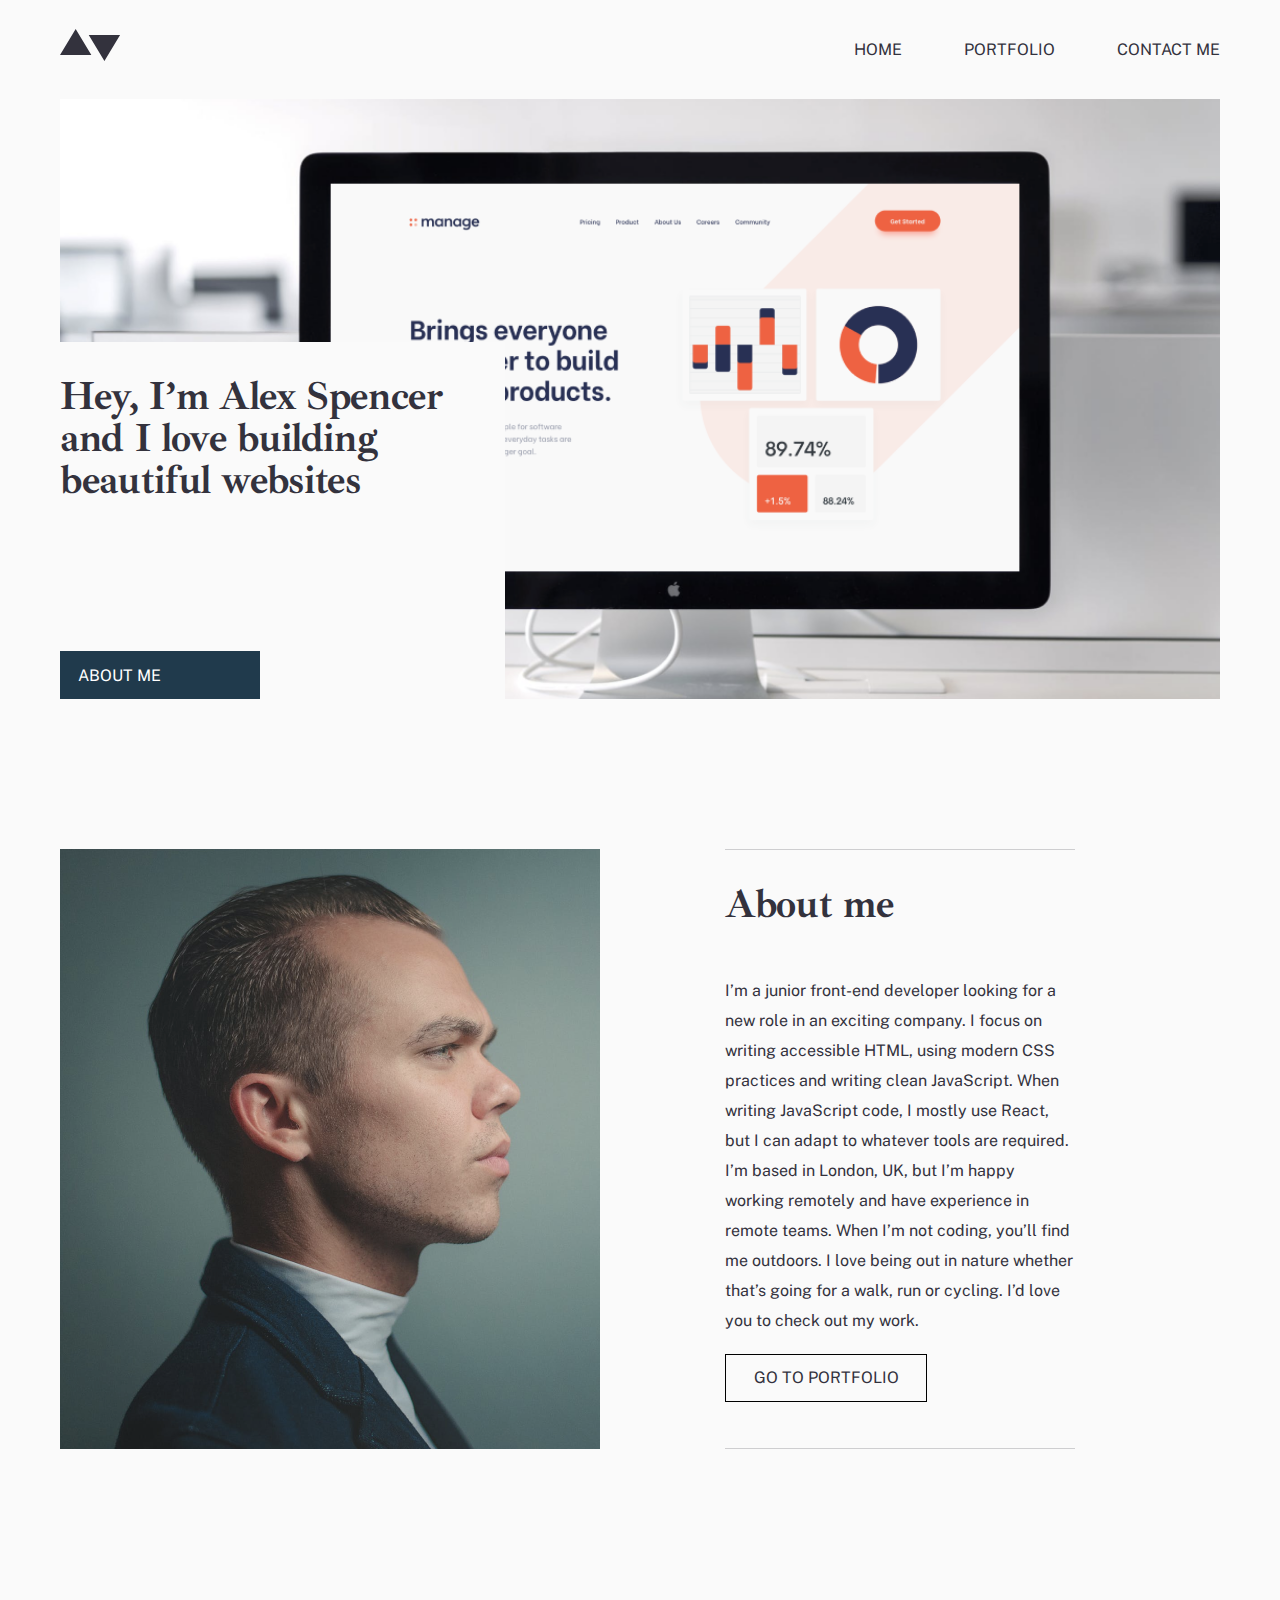
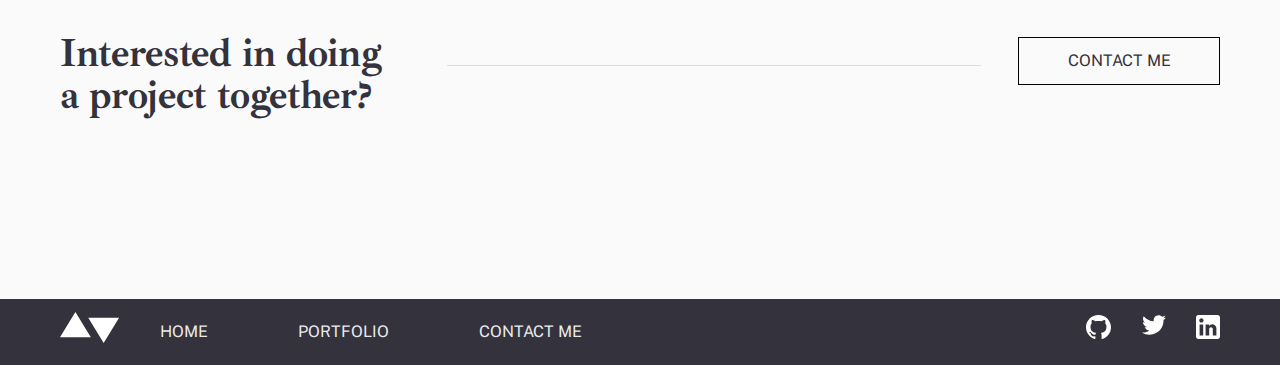
<file: index.html>
<!DOCTYPE html>
<html lang="en">

<head>
   <meta charset="UTF-8">
   <meta http-equiv="X-UA-Compatible" content="IE=edge">
   <meta name="viewport" content="width=device-width, initial-scale=1.0">
   <title>exam 2</title>
   <!-- bs icons -->
   <link rel="stylesheet" href="https://cdn.jsdelivr.net/npm/bootstrap-icons@1.9.1/font/bootstrap-icons.css">
   <!-- main css -->
   <link rel="stylesheet" href="./css/style.min.css">
</head>




<body>

   <header>

      <div class="container">
         <nav class="nav">
            <a href="#"><img src="./images/Combined Shape.svg" alt="logo" class="nav__logo"></a>

            <ul class="nav__ul">

               <li class="nav__ul--list"><a href="./index.html" class="nav__ul--list-link">home</a></li>
               <li class="nav__ul--list"><a href="./portfolio.html" class="nav__ul--list-link">portfolio</a></li>
               <li class="nav__ul--list"><a href="#" class="nav__ul--list-link">contact me</a></li>
            </ul>

            <i class="bi bi-list menu"></i>

         </nav>
      </div>
   </header>

   <!-- header section edn -->

   <!-- main -->

   <main>
      <h1 class="visually-hidden">Minimalist portfolio website</h1>
      <section class="intro">
         <div class="container">
            <div class="intro__wrapper">
               <div class="intro__wrapper--box">
                  <h2>Hey, I’m Alex Spencer and I love building beautiful websites</h2>
                  <a href="#" class="intro__wrapper--box-btn">
                     About me
                  </a>
               </div>
            </div>
         </div>
      </section>

      <section class="hero">
         <div class="container">
            <div class="hero__wrapper">
               <picture>
                  <source  media="(max-width : 375px)" srcset="./images/Bitmap_man2.jpg">
                  <source media="(max-width : 576px)" srcset="./images/Bitmap_man.png">
                  <source media="(max-width : 768px)" srcset="./images/Bitmap_man2.jpg">
                  <img class="man" src="./images/Bitmap_man.png" alt="man" style="width:auto;">
               </picture>
               <div class="hero__wrapper--box">
                  <h2>About me</h2>
                  <p>
                     I’m a junior front-end developer looking for a new role in an exciting company. I focus on writing
                     accessible HTML, using modern CSS practices and writing clean JavaScript. When writing JavaScript
                     code, I mostly use React, but I can adapt to whatever tools are required. I’m based in London, UK,
                     but
                     I’m happy working remotely and have experience in remote teams. When I’m not coding, you’ll find me
                     outdoors. I love being out in nature whether that’s going for a walk, run or cycling. I’d love you
                     to
                     check out my work.
                  </p>
                  <a href="./portfolio.html" class="hero__wrapper--box-btn">
                     go to portfolio
                  </a>
               </div>
            </div>
         </div>
      </section>

   </main>
   <!-- main end -->

   <!-- footer -->

   <footer>
      <div class="container">
         <div class="footer__top">
            <h2 class="footer__top--text">Interested in doing a project together?</h2>
            <span class="footer__top--line">

            </span>

            <a href="#" class="footer__top--btn">
               contact me
            </a>

         </div>

      </div>
      <div class="footer__bottom">
         <div class="container">
            <div class="footer__bottom--wrapper">
               <div class="footer__bottom--left">

                  <div class="navigation">
                     <a href="#"><img src="./images/Combined Shape 2.svg" alt="logo" class="navigation__logo"></a>
   
                     <ul class="navigation__ul">
                        <li class="navigation__ul--list"><a href="#" class="navigation__ul--list-link">home</a></li>
                        <li class="navigation__ul--list"><a href="#" class="navigation__ul--list-link">portfolio</a></li>
                        <li class="navigation__ul--list"><a href="#" class="navigation__ul--list-link">contact me</a></li>
                     </ul>
   
                  </div>
               </div>
               <div class="footer__bottom--right">
                  <ul class="right__ul">
                     <li class="rigt__ul--list"><a href="#" class="right__ul--list-link"><img src="./images/git.svg"
                              alt="git hub" class="right__ul--li-list-img"></a></li>
                     <li class="rigt__ul--list"><a href="#" class="right__ul--list-link"><img src="./images/tvit.svg"
                              alt="twitter" class="right__ul--li-list-img"></a></li>
                     <li class="rigt__ul--list"><a href="#" class="right__ul--list-link"><img src="./images/linked.svg"
                              alt="linked in" class="right__ul--li-list-img"></a></li>
                  </ul>
               </div>
            </div>

         </div>


      </div>

   </footer>

   <!-- footer end -->
</body>

</html>
</file>
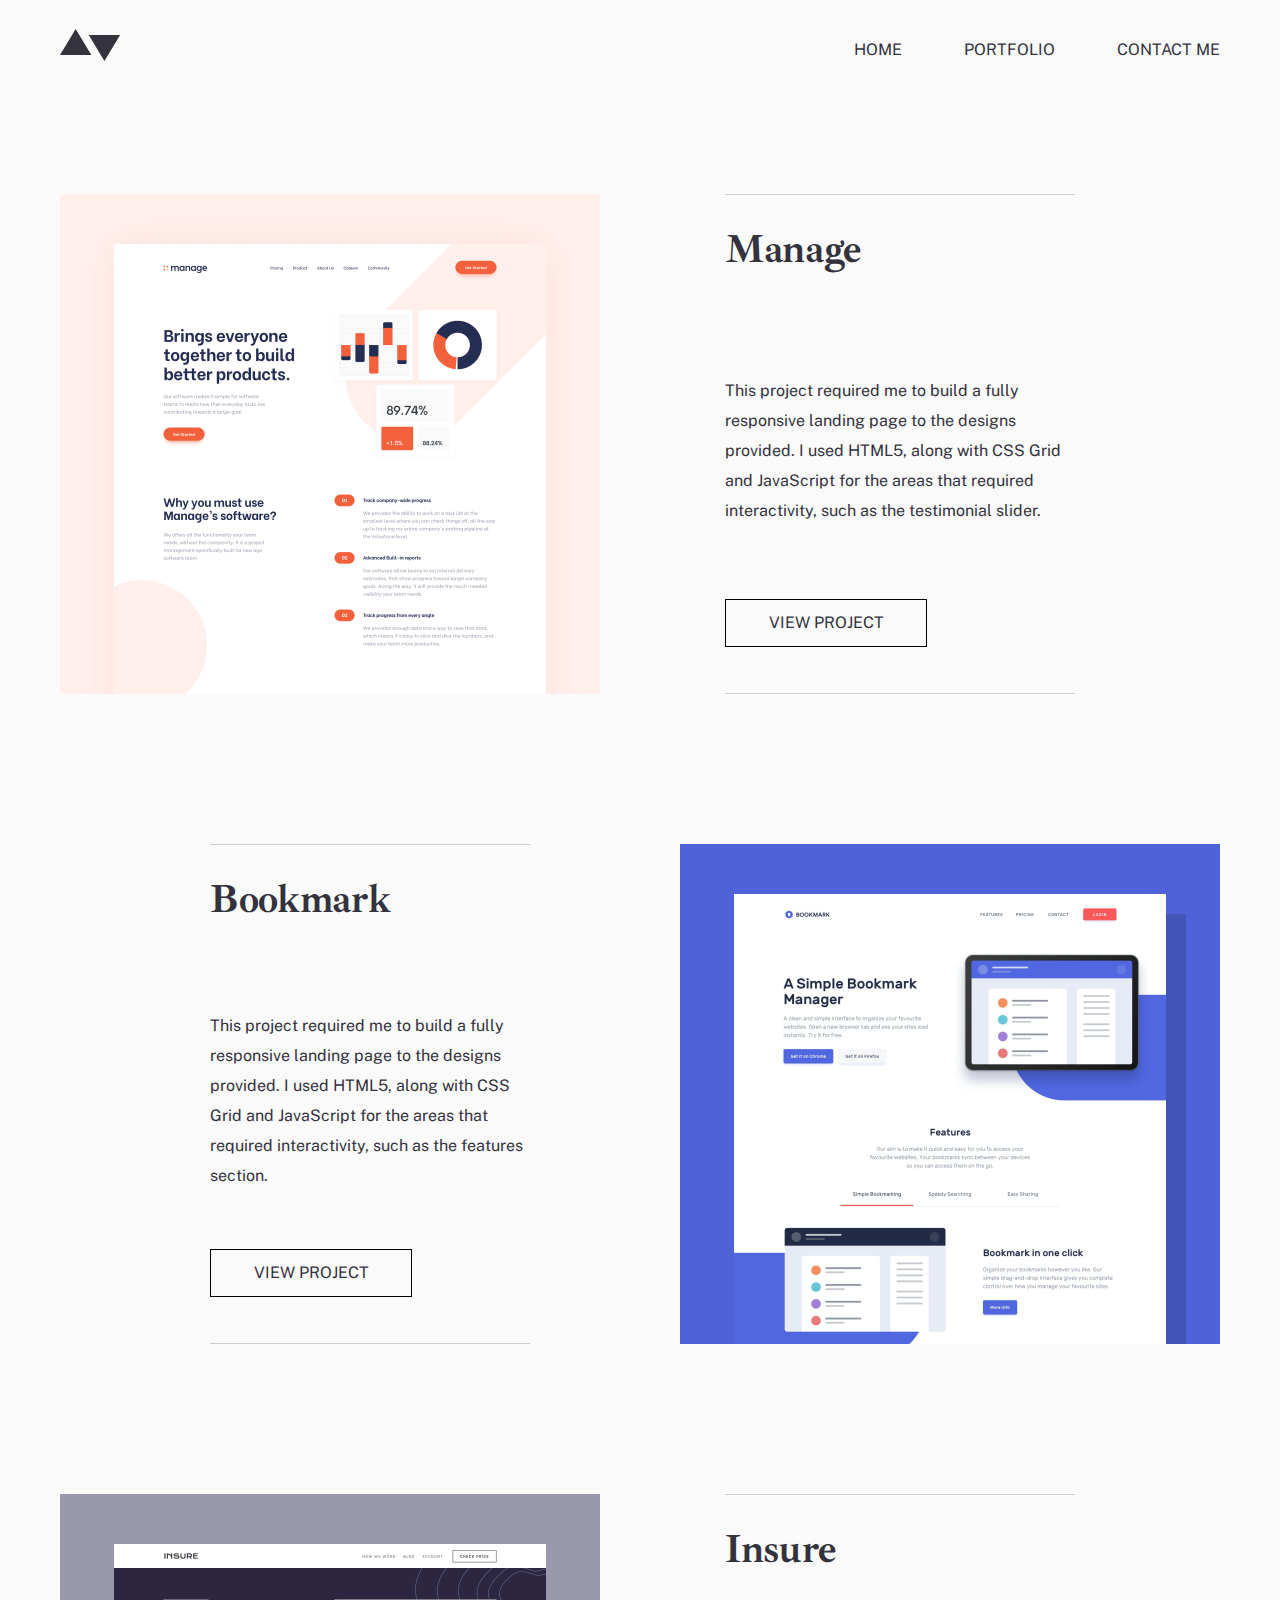
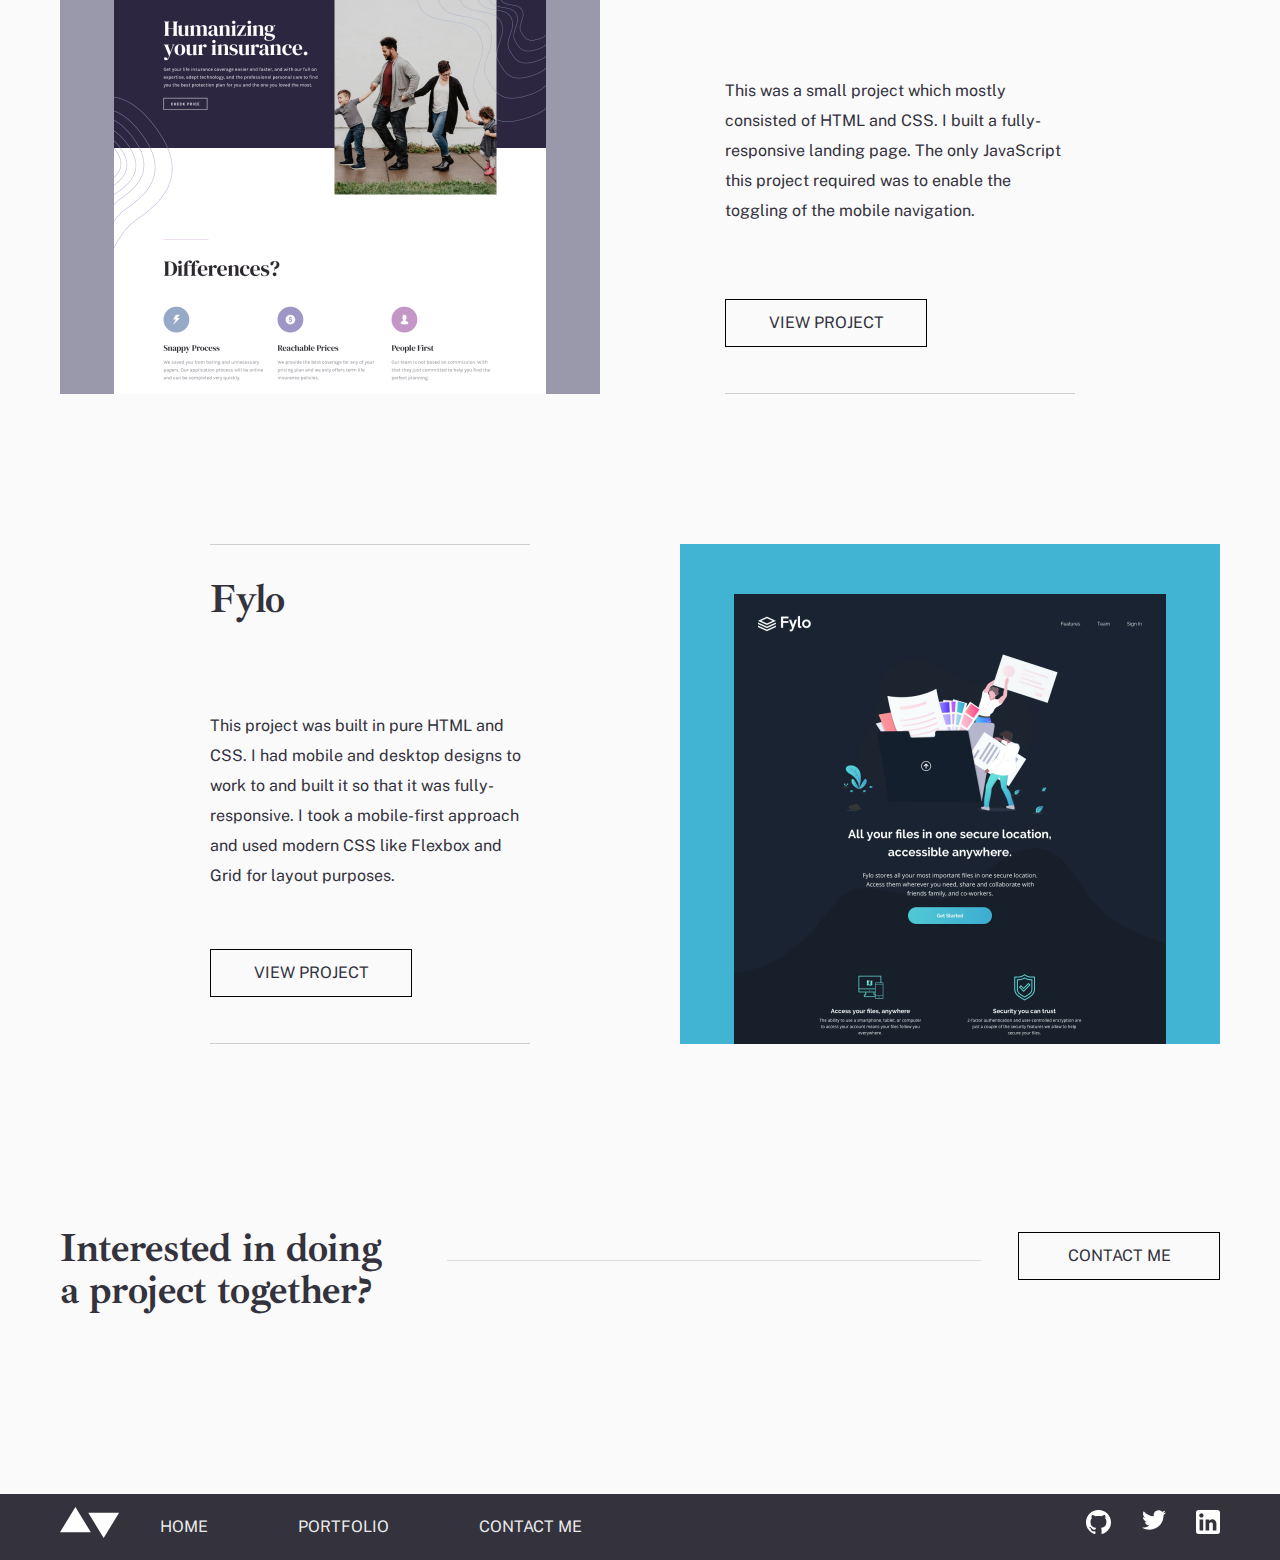
<file: portfolio.html>
<!DOCTYPE html>
<html lang="en">

<head>
    <meta charset="UTF-8">
    <meta http-equiv="X-UA-Compatible" content="IE=edge">
    <meta name="viewport" content="width=device-width, initial-scale=1.0">
    <title>Portfolio</title>
    <!-- bs icons -->
    <link rel="stylesheet" href="https://cdn.jsdelivr.net/npm/bootstrap-icons@1.9.1/font/bootstrap-icons.css">
    <!-- main css -->
    <link rel="stylesheet" href="./css/style.min.css">

</head>

<body>
    <!-- header  -->
    <header>

        <div class="container">
            <nav class="nav">
                <a href="#"><img src="./images/Combined Shape.svg" alt="logo" class="nav__logo"></a>

                <ul class="nav__ul">

                    <li class="nav__ul--list"><a href="./index.html" class="nav__ul--list-link">home</a></li>
                    <li class="nav__ul--list"><a href="./portfolio.html" class="nav__ul--list-link">portfolio</a></li>
                    <li class="nav__ul--list"><a href="#" class="nav__ul--list-link">contact me</a></li>
                </ul>

                <i class="bi bi-list menu"></i>

            </nav>
        </div>
    </header>

    <!-- header section edn -->

    <!-- main section -->

    <main>
        <section class="hero__portfolio">
            <div class="container">
                <div class="hero__portfolio__wrapper">
                    <img class="hero__portfolio__wrapper--img" src="./images/port_img1.jpg" alt="photo">
                    <div class="hero__portfolio__wrapper--box">
                        <h2>Manage</h2>
                        <p>
                            This project required me to build a fully responsive landing page to the designs provided. I
                            used HTML5, along with CSS Grid and JavaScript for the areas that required interactivity,
                            such as the testimonial slider.
                        </p>
                        <a href="#" class="hero__wrapper--box-btn">
                            view project
                        </a>
                    </div>
                </div>
            </div>
        </section>

        <section class="hero__portfolio">
            <div class="container">
                <div class="hero__portfolio__wrapper">


                    <div class="hero__portfolio__wrapper--box">
                        <h2>Bookmark</h2>
                        <p>
                            This project required me to build a fully responsive landing page to the designs provided. I
                            used HTML5, along with CSS Grid and JavaScript for the areas that required interactivity,
                            such as the features section.
                        </p>

                        <a href="#" class="hero__wrapper--box-btn">
                            view project
                        </a>
                    </div>
                    <img class="hero__portfolio__wrapper--img" src="./images/port_img2.jpg" alt="photo">
                </div>
            </div>
        </section>

        <section class="hero__portfolio">
            <div class="container">
                <div class="hero__portfolio__wrapper">
                    <img class="hero__portfolio__wrapper--img" src="./images/port_img3.jpg" alt="photo">
                    <div class="hero__portfolio__wrapper--box">
                        <h2>Insure</h2>
                        <p>
                            This was a small project which mostly consisted of HTML and CSS. I built a fully-responsive
                            landing page. The only JavaScript this project required was to enable the toggling of the
                            mobile navigation.
                        </p>
                        <a href="#" class="hero__wrapper--box-btn">
                            view project
                        </a>
                    </div>
                </div>
            </div>
        </section>

        <section class="hero__portfolio">
            <div class="container">
                <div class="hero__portfolio__wrapper">

                    <div class="hero__portfolio__wrapper--box">
                        <h2>Fylo</h2>
                        <p>
                            This project was built in pure HTML and CSS. I had mobile and desktop designs to work to and
                            built it so that it was fully-responsive. I took a mobile-first approach and used modern CSS
                            like Flexbox and Grid for layout purposes.
                        </p>
                        <a href="#" class="hero__wrapper--box-btn">
                            view project
                        </a>
                    </div>
                    <img class="hero__portfolio__wrapper--img" src="./images/port_img4.jpg" alt="photo">
                </div>
            </div>
        </section>

    </main>

    <!-- main end -->

    <!-- footer -->
    <footer>
        <div class="container">
           <div class="footer__top">
              <h2 class="footer__top--text">Interested in doing a project together?</h2>
              <span class="footer__top--line">
  
              </span>
  
              <a href="#" class="footer__top--btn">
                 contact me
              </a>
  
           </div>
  
        </div>
        <div class="footer__bottom">
           <div class="container">
              <div class="footer__bottom--wrapper">
                 <div class="footer__bottom--left">
  
                    <div class="navigation">
                       <a href="#"><img src="./images/Combined Shape 2.svg" alt="logo" class="navigation__logo"></a>
     
                       <ul class="navigation__ul">
                          <li class="navigation__ul--list"><a href="#" class="navigation__ul--list-link">home</a></li>
                          <li class="navigation__ul--list"><a href="#" class="navigation__ul--list-link">portfolio</a></li>
                          <li class="navigation__ul--list"><a href="#" class="navigation__ul--list-link">contact me</a></li>
                       </ul>
     
                    </div>
                 </div>
                 <div class="footer__bottom--right">
                    <ul class="right__ul">
                       <li class="rigt__ul--list"><a href="#" class="right__ul--list-link"><img src="./images/git.svg"
                                alt="git hub" class="right__ul--li-list-img"></a></li>
                       <li class="rigt__ul--list"><a href="#" class="right__ul--list-link"><img src="./images/tvit.svg"
                                alt="twitter" class="right__ul--li-list-img"></a></li>
                       <li class="rigt__ul--list"><a href="#" class="right__ul--list-link"><img src="./images/linked.svg"
                                alt="linked in" class="right__ul--li-list-img"></a></li>
                    </ul>
                 </div>
              </div>
  
           </div>
  
  
        </div>
  
     </footer>
     <!-- footer end -->

</body>

</html>
</file>
<file: css/style.min.css>
/*! normalize.css v8.0.1 | MIT License | github.com/necolas/normalize.css */html{line-height:1.15;-webkit-text-size-adjust:100%}body{margin:0}main{display:block}h1{font-size:2em;margin:.67em 0}hr{box-sizing:content-box;height:0;overflow:visible}pre{font-family:monospace,monospace;font-size:1em}a{background-color:rgba(0,0,0,0)}abbr[title]{border-bottom:none;text-decoration:underline;-webkit-text-decoration:underline dotted;text-decoration:underline dotted}b,strong{font-weight:bolder}code,kbd,samp{font-family:monospace,monospace;font-size:1em}small{font-size:80%}sub,sup{font-size:75%;line-height:0;position:relative;vertical-align:baseline}sub{bottom:-0.25em}sup{top:-0.5em}img{border-style:none}button,input,optgroup,select,textarea{font-family:inherit;font-size:100%;line-height:1.15;margin:0}button,input{overflow:visible}button,select{text-transform:none}button,[type=button],[type=reset],[type=submit]{-webkit-appearance:button}button::-moz-focus-inner,[type=button]::-moz-focus-inner,[type=reset]::-moz-focus-inner,[type=submit]::-moz-focus-inner{border-style:none;padding:0}button:-moz-focusring,[type=button]:-moz-focusring,[type=reset]:-moz-focusring,[type=submit]:-moz-focusring{outline:1px dotted ButtonText}fieldset{padding:.35em .75em .625em}legend{box-sizing:border-box;color:inherit;display:table;max-width:100%;padding:0;white-space:normal}progress{vertical-align:baseline}textarea{overflow:auto}[type=checkbox],[type=radio]{box-sizing:border-box;padding:0}[type=number]::-webkit-inner-spin-button,[type=number]::-webkit-outer-spin-button{height:auto}[type=search]{-webkit-appearance:textfield;outline-offset:-2px}[type=search]::-webkit-search-decoration{-webkit-appearance:none}::-webkit-file-upload-button{-webkit-appearance:button;font:inherit}details{display:block}summary{display:list-item}template{display:none}[hidden]{display:none}@font-face{font-family:"Public Sans";font-style:normal;font-weight:400;src:local(""),url("../fonts/public-sans-v14-latin-ext_latin-regular.woff2") format("woff2"),url("../fonts/public-sans-v14-latin-ext_latin-regular.woff") format("woff")}@font-face{font-family:"Public Sans";font-style:normal;font-weight:700;src:local(""),url("../fonts/public-sans-v14-latin-ext_latin-700.woff2") format("woff2"),url("../fonts/public-sans-v14-latin-ext_latin-700.woff") format("woff")}@font-face{font-family:"Ibarra Real Nova";font-style:normal;font-weight:400;src:local(""),url("../fonts/ibarra-real-nova-v20-latin-regular.woff2") format("woff2"),url("../fonts/ibarra-real-nova-v20-latin-regular.woff") format("woff")}@font-face{font-family:"Ibarra Real Nova";font-style:normal;font-weight:700;src:local(""),url("../fonts/ibarra-real-nova-v20-latin-700.woff2") format("woff2"),url("../fonts/ibarra-real-nova-v20-latin-700.woff") format("woff")}*::after,*::before,*{box-sizing:border-box}html{margin:0;padding:0}body{all:inherit;font-family:"Public Sans";font-style:normal;font-weight:400;font-size:16px;line-height:30px;color:#33323d;background-color:#fafafa}img{max-width:100%}h1{font-family:"Ibarra Real Nova";font-style:normal;font-weight:700;font-size:50px;line-height:50px;letter-spacing:-0.446429px;color:#33323d}h2{font-family:"Ibarra Real Nova";font-style:normal;font-weight:700;font-size:40px;line-height:42px;letter-spacing:-0.357143px;color:#33323d}h3{font-family:"Ibarra Real Nova";font-style:normal;font-weight:400;font-size:32px;line-height:36px;letter-spacing:-0.285714px;color:#33323d}.visually-hidden{opacity:0;width:1px;height:1px;margin:-1px;overflow:hidden;background-color:red;-webkit-clip-path:polygon(0 0, 0 0, 0 0);clip-path:polygon(0 0, 0 0, 0 0)}.container{width:1200px;margin:0 auto;padding:0 20px}@media only screen and (max-width : 768px){.container{max-width:768px;margin:0 auto;padding:0 39px}}@media only screen and (max-width : 576px){.container{max-width:576px;margin:0 auto;padding:0 5px}}@media only screen and (max-width : 375px){.container{max-width:375px;margin:0 auto;padding:0 0px}}header{width:100%;background-color:#fafafa}.nav{height:100px;width:100%;display:flex;justify-content:space-between;align-items:center}.nav__ul{display:flex;width:35%;justify-content:space-between;list-style-type:none}.nav__ul--list{text-transform:uppercase}.nav__ul--list-link{color:#33323d;text-decoration:none}.nav__ul--list-link:hover{color:#5fb4a2}.nav__ul--list-link:active{color:#5fb4a2}.nav .menu{display:none}@media only screen and (max-width : 768px){.nav{height:100px;width:100%;display:flex;justify-content:space-between;align-items:center}.nav__ul{display:flex;width:55%;justify-content:space-between;list-style-type:none}.nav__ul--list{text-transform:uppercase}.nav__ul--list-link{text-decoration:none}.nav .menu{display:none}}@media only screen and (max-width : 576px){.nav{height:100px;width:100%;display:flex;justify-content:space-between;align-items:center}.nav__ul{display:none;width:55%;justify-content:space-between;list-style-type:none}.nav__ul--list{text-transform:uppercase}.nav__ul--list-link{text-decoration:none}.nav .menu{display:block;font-size:40px}}@media only screen and (max-width : 375px){.nav{height:100px;width:100%;display:flex;justify-content:space-between;align-items:center;padding:0 20px}.nav__ul{display:none;width:55%;justify-content:space-between;list-style-type:none}.nav__ul--list{text-transform:uppercase}.nav__ul--list-link{text-decoration:none}.menu{display:block;font-size:40px}}.intro{width:100%;margin-bottom:150px}.intro__wrapper{width:100%;height:600px;background-image:url("../../images/Bitmap.png");background-repeat:no-repeat;background-size:100%;position:relative}.intro__wrapper--box{width:445px;height:357px;background:#fafafa;position:absolute;bottom:0;display:flex;justify-content:space-between;flex-direction:column}.intro__wrapper--box a{text-decoration:none;color:#fff;text-transform:uppercase}.intro__wrapper--box-btn{padding:10px 18px;margin-top:50px;width:200px;height:48px;background-color:#203a4c;transition:1s ease}.intro__wrapper--box-btn:hover{background-color:#5fb4a2}@media only screen and (max-width : 768px){.intro{width:100%;margin-bottom:69px}.intro__wrapper{width:100%;height:600px;background-image:url("../../images/Bitmap_tablet.jpg");background-repeat:no-repeat;background-size:100%;margin:auto;position:relative}.intro__wrapper--box{width:514px;height:287px;background:#fafafa;position:absolute;bottom:0;display:flex;justify-content:space-between;flex-direction:column}.intro__wrapper--box a{text-decoration:none;color:#fff;text-transform:uppercase}.intro__wrapper--box a:hover{background-color:#5fb4a2}.intro__wrapper--box-btn{padding:10px 18px;margin-top:50px;width:200px;height:48px;background-color:#203a4c}.intro__wrapper--box-btn:hover{padding:10px 18px;margin-top:50px;width:200px;height:48px;background-color:#5fb4a2}}.hero{width:100%;margin-bottom:150px}.hero__wrapper{width:100%;height:600px;display:flex}.hero__wrapper--img{width:540px;height:600px}.hero__wrapper--box{width:350px;height:600px;margin-left:125px;display:flex;justify-content:space-between;flex-direction:column;border-top:1px solid rgba(51,50,61,.2196078431);border-bottom:1px solid rgba(51,50,61,.2196078431)}.hero__wrapper--box a{text-decoration:none;color:#33323d;text-transform:uppercase}.hero__wrapper--box-btn{width:202px;height:48px;border:1px solid #000;display:flex;justify-content:center;align-items:center;margin-bottom:46px;transition:1s ease}.hero__wrapper--box-btn:hover{background-color:#33323d;color:#fff}@media only screen and (max-width : 768px){.hero{width:100%;margin-bottom:96px}.hero .man{height:600px}.hero__wrapper{width:100%;height:600px;display:flex}.hero__wrapper--box{width:350px;height:600px;margin-left:66px;display:flex;justify-content:space-between;flex-direction:column;border-top:1px solid rgba(51,50,61,.2196078431);border-bottom:1px solid rgba(51,50,61,.2196078431)}.hero__wrapper--box a{text-decoration:none;color:#33323d;text-transform:uppercase}.hero__wrapper--box-btn{width:202px;height:48px;border:1px solid #000;display:flex;justify-content:center;align-items:center;margin-bottom:46px}}.hero__portfolio{width:100%;height:500px;margin-bottom:150px;margin-top:94px}.hero__portfolio__wrapper{width:100%;height:500px;display:flex}.hero__portfolio__wrapper--img{width:540px;height:500px}.hero__portfolio__wrapper--box{width:350px;height:500px;margin-left:125px;display:flex;justify-content:space-between;flex-direction:column;border-top:1px solid rgba(51,50,61,.2196078431);border-bottom:1px solid rgba(51,50,61,.2196078431)}.hero__portfolio__wrapper--box a{text-decoration:none;color:#33323d;text-transform:uppercase}.hero__portfolio__wrapper--box-btn{width:202px;height:48px;border:1px solid #000;display:flex;justify-content:center;align-items:center;margin-bottom:46px}.hero__portfolio__wrapper--box:nth-child(1){margin-left:150px;margin-right:150px}.hero__portfolio__wrapper--box:nth-child(3){margin-left:1px;margin-right:150px}@media only screen and (max-width : 768px){.hero__portfolio{height:500px;margin-bottom:150px;margin-top:94px}.hero__portfolio__wrapper{width:100%;height:500px;display:flex}.hero__portfolio__wrapper--img{width:339px;height:314px}.hero__portfolio__wrapper--box{width:350px;height:500px;margin-left:125px;display:flex;justify-content:space-between;flex-direction:column;border-top:1px solid rgba(51,50,61,.2196078431);border-bottom:1px solid rgba(51,50,61,.2196078431)}.hero__portfolio__wrapper--box a{text-decoration:none;color:#33323d;text-transform:uppercase}.hero__portfolio__wrapper--box-btn{width:202px;height:48px;border:1px solid #000;display:flex;justify-content:center;align-items:center;margin-bottom:46px}.hero__portfolio__wrapper--box:nth-child(1){margin-left:1px;margin-right:150px}.hero__portfolio__wrapper--box:nth-child(3){margin-left:1px;margin-right:150px}}footer{width:100%}footer .footer__top{width:100%;display:flex;justify-content:space-between;align-items:baseline;margin-bottom:150px}footer .footer__top--text{display:flex;width:350px;height:84px}footer .footer__top--line{width:534px;height:1px;background-color:#33323d;opacity:.15;display:block}footer .footer__top a{text-decoration:none;color:#33323d;text-transform:uppercase}footer .footer__top--btn{width:202px;height:48px;border:1px solid #000;display:flex;justify-content:center;align-items:center;margin-bottom:46px;transition:1s ease}footer .footer__top--btn:hover{background-color:#33323d;color:#fff}footer .footer__bottom{background-color:#33323d;display:flex}footer .footer__bottom--wrapper{display:flex;align-items:center;justify-content:space-between}footer .footer__bottom--left{width:45%;display:flex;align-items:baseline}footer .footer__bottom--right{width:15%;display:flex}footer .navigation{display:flex;width:100%;align-items:center}footer .navigation__ul{width:90%;display:flex;justify-content:space-between}footer .navigation__ul--list{display:flex}footer .navigation__ul--list-link{text-decoration:none;color:#eaeaeb;text-transform:uppercase}footer .right__ul{width:100%;display:flex;justify-content:space-between}@media only screen and (max-width : 768px){footer{width:100%}footer .footer__top{width:100%;display:flex;justify-content:space-between;align-items:baseline;margin-bottom:69px}footer .footer__top--text{display:flex;width:350px;height:84px}footer .footer__top--line{width:113px;height:1px;background-color:#33323d;opacity:.15;display:block}footer .footer__top a{text-decoration:none;color:#33323d;text-transform:uppercase}footer .footer__top--btn{width:202px;height:48px;border:1px solid #000;display:flex;justify-content:center;align-items:center;margin-bottom:46px}footer .footer__top--btn:hover{background-color:#33323d;color:#fff}footer .footer__bottom{background-color:#33323d;display:flex}footer .footer__bottom--wrapper{display:flex;align-items:center;justify-content:space-between}footer .footer__bottom--left{width:55%;display:flex;align-items:baseline}footer .footer__bottom--right{width:25%;display:flex}footer .navigation{display:flex;width:100%;align-items:center}footer .navigation__ul{width:90%;display:flex;justify-content:space-between}footer .navigation__ul--list{display:flex}footer .navigation__ul--list-link{text-decoration:none;color:#eaeaeb;text-transform:uppercase}footer .right__ul{width:100%;display:flex;justify-content:space-between}}/*# sourceMappingURL=style.min.css.map */
</file>
